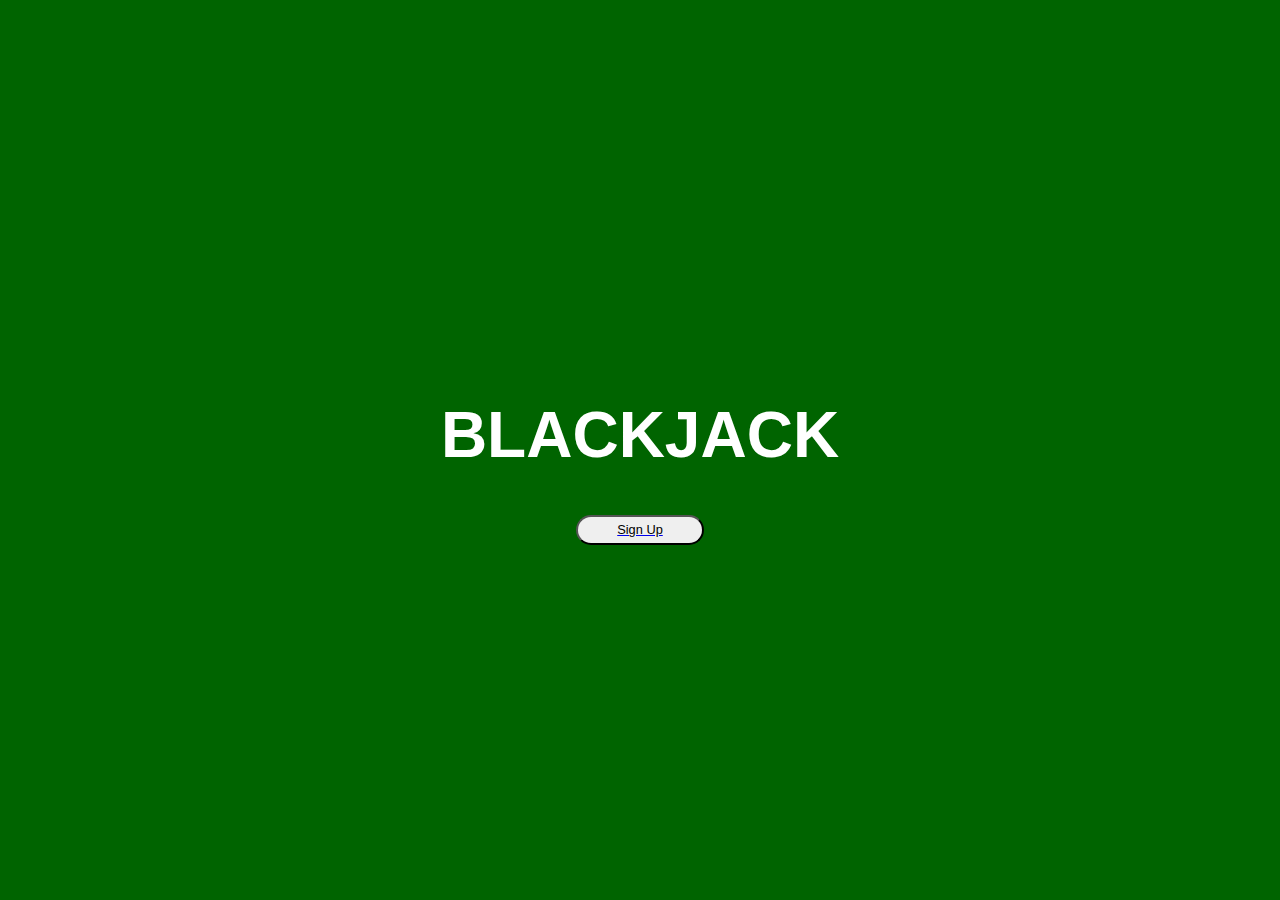
<file: Dia10/index.html>
<!DOCTYPE html>
<html lang="en">
<head>
    <meta charset="UTF-8">
    <meta name="viewport" content="width=device-width, initial-scale=1.0">
    <title>BlackJack By SamuelMJ</title>
    <link rel="stylesheet" href="./styles/style.css">
</head>
<body>
    <div class="mainContainer">
        <h1 class="titulo" id="titulo">BLACKJACK</h1>
        <a href="http://127.0.0.1:5500/Dia10/pages/game.html"><button class="botonLogin" id="botonLogin">Sign Up</button></a>
    </div>
</body>
<script src="./scripts/scripts.js"></script>
</html>
</file>
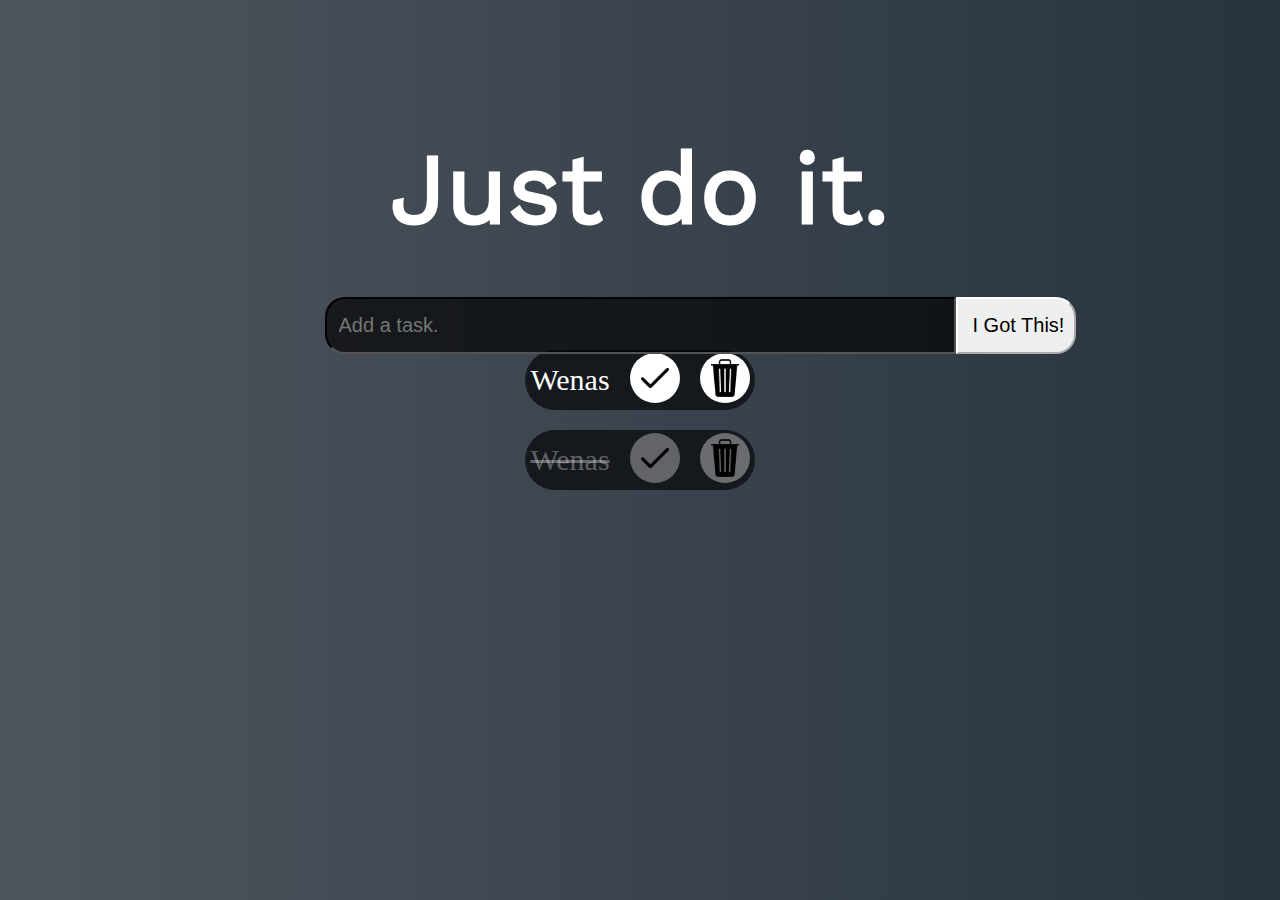
<file: Dia16/index.html>
<!DOCTYPE html>
<html lang="en">

<head>
    <meta charset="UTF-8">
    <meta name="viewport" content="width=device-width, initial-scale=1.0">
    <link rel="stylesheet" href="./styles/style.css">
    <title>Just do it.</title>
</head>

<body>
    <article class="todito">



        <h1>Just do it.</h1>
        <div class="boton">
            <input type="text" placeholder="Add a task." id="taskInput"></input>
            <button id="addTaskButton">I Got This!</button>
        </div>
    </article>

    <article class="opciones">
        <div class="capsula">
            <div class="infoText">
                <p>Wenas</p>
            </div>
            <div class="botones">
                <div class="terminado">
                    <img src="./storage/img/pngwing.com (2).png" alt="">
                </div>
                <div class="eliminado">
                    <img src="./storage/img/pngwing.com (4).png" alt="">
                </div>
            </div>
        </div>
        <div class="capsulaNegativa">
            <div class="infoTextNegativo">
                <p>Wenas</p>
            </div>
            <div class="botones">
                <div class="terminadoNegativo">
                    <img src="./storage/img/pngwing.com (2).png" alt="">
                </div>
                <div class="eliminadoNegativo">
                    <img src="./storage/img/pngwing.com (4).png" alt="">
                </div>
            </div>
        </div>

    </article>
</body>
<script src="./scripts/script.js"></script>

</html>
</file>
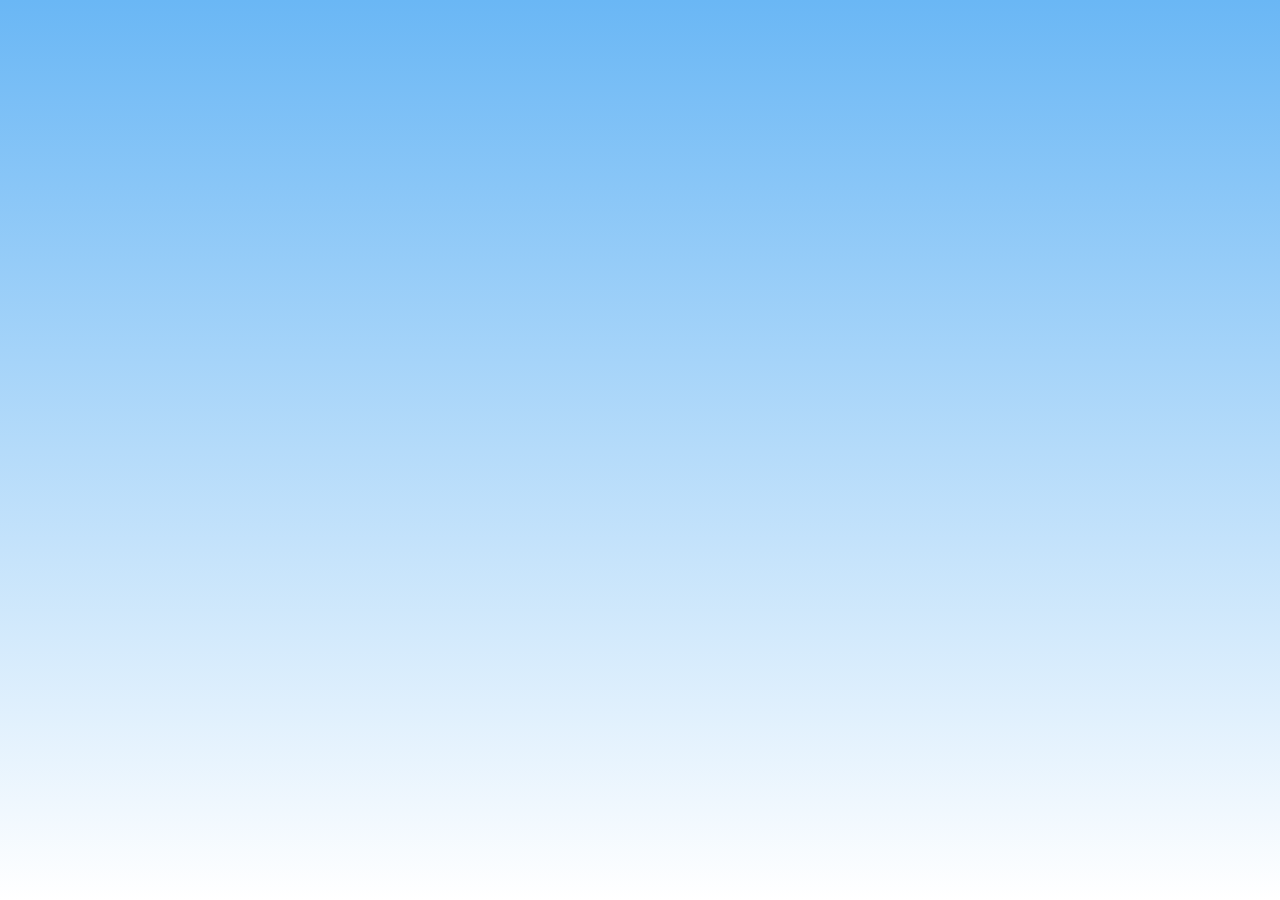
<file: Dia9_Tarea/index.html>
<!DOCTYPE html>
<html lang="en">
<head>
    <meta charset="UTF-8">
    <meta name="viewport" content="width=device-width, initial-scale=1.0">
    <title>Document</title>
    <link rel="stylesheet" href="./styles/style.css">
</head>
<body>
    
</body>
<script src="./scripts/script.js"></script>
</html>
</file>
<file: Dia10/styles/style.css>
body {
    margin: 0;
    padding: 0;
    background-color: darkgreen;
    display: flex;
    justify-content: center;
    align-items: center;
    min-height: 100vh;
}

.mainContainer {
    display: flex;
    flex-direction: column;
    align-items: center;
    justify-content: center;
}

.titulo {
    display: flex;
    justify-content: center;
    align-items: center;
    color: white;
    font-size: 5vw;
    font-family: Arial, sans-serif;
}

.botonLogin {
    display: flex;
    justify-content: center;
    align-items: center;
    border-radius: 3vw;
    width: 10vw;
    height: 2vw;
    cursor: pointer;
    font-size: 1vw;
    padding: 1vw;   
}

.pica {
    align-items: center;
    width: 20vw;
    height: auto;
}
</file>
<file: Dia16/styles/style.css>
@font-face {
    font-family: "titulo";
    src: url(../storage/font/WorkSans-Regular.ttf);
}

* {
    padding: 0;
    margin: 0;
    box-sizing: border-box;
}




body {
    background: linear-gradient(to right, rgb(79, 85, 93), rgb(39, 51, 63));
}

.todito {
    display: flex;
    flex-direction: column;
    align-items: center;
    height: 30vh;
    width: 100%;
}

h1 {
    margin-top: 130px;
    margin-bottom: 50px;
    font-family: "titulo", sans-serif;
    color: white;
    font-size: 100px;
}

input {
    position: relative;
    font-size: 20px;
    color: white;
    border-top-left-radius: 20px;
    border-bottom-left-radius: 20px;
    border-color: black;
    background-color: rgba(0, 0, 0, 0.664);
    padding-top: 15px;
    padding-bottom: 15px;
    padding-right: 350px;
    padding-left: 12px;
}

button {
    position: absolute;
    font-size: 20px;
    border-color: white;
    border-bottom-right-radius: 20px;
    border-top-right-radius: 20px;
    padding-top: 15px;
    padding-bottom: 15px;
    padding-right: 10px;
    padding-left: 15px;
}

.opciones{
    display: flex;
    flex-direction: column;
    gap: 20px;
    margin-top: 80px;
    align-items: center;
}
.capsula{
    display: flex;
    color: white;
    background-color: rgb(21, 25, 29);
    max-width: 80%;
    border-radius: 30px;
    padding-top: 3px;
    padding-bottom: 3px;
    padding-left: 5px;
    padding-right: 5px;
}

.terminado img{
    width: 50px;
    margin-left: 20px ;
    margin-right: 20px;
    background-color: white;
    border-radius: 100%;
}

.eliminado img{
    width: 50px;
    background-color: white;
    border-radius: 100%;
}
.botones {
    display: flex;
}
.infoText p{
    margin-top: 10px;
    font-size: 30px;
}

.capsulaNegativa{
    display: flex;
    color: rgba(255, 255, 255, 0.326);
    background-color: rgb(21, 25, 29);
    max-width: 80%;
    border-radius: 30px;
    padding-top: 3px;
    padding-bottom: 3px;
    padding-left: 5px;
    padding-right: 5px;
}

.terminadoNegativo img{
    width: 50px;
    margin-left: 20px ;
    margin-right: 20px;
    background-color: rgba(255, 255, 255, 0.331);
    border-radius: 100%;
}

.eliminadoNegativo img{
    width: 50px;
    background-color: rgba(255, 255, 255, 0.366);
    border-radius: 100%;
}
.infoTextNegativo p{
    margin-top: 10px;
    font-size: 30px;
    text-decoration: line-through;
}
</file>
<file: Dia9_Tarea/styles/style.css>
@import url('https://fonts.googleapis.com/css2?family=Oxanium:wght@300;400;500;600;700;800&display=swap');
*{
    margin: 0;
    padding: 0;
    box-sizing: border-box;
    font-family: 'Oxanium',cursive;
}
body{
    text-align: center;
    background: linear-gradient(to bottom,#6ab7f5,#fff);
    min-height: 100vh;
}
main{
    display: inline-block;
    margin-top: 2%;
    padding: 15px;
    position: relative;
}
.pokedex{
    width: 100%;
    max-width: 425px;
}

.pokemon__image{
    position: absolute;
    bottom: 55%;
    left: 50%;
    transform: translate(-63%,20%);
    height: 18%;
    
}

.pokemon_data{
    position: absolute;
    font-weight:600; 
    color: #aaa;
    top: 54.5%;
    right: 27%;
    font-size: clamp(8px,5vw,25px);
}

.pokemon_name{
    color: #3a444d;
    
}

.form{
    position: absolute;
    width: 65%;
    top: 65%;
    left: 13.5%;
}

.input_search{
    width: 100%;
    padding: 4%;
    outline: none;
    border: 2px solid #333;
    border-radius: 5px;
    font-weight: 600;
    color: #3a444d;
    font-size: clamp(8px,5vw,1rem);
    box-shadow: -3px 4px 0 #888,-5px 7px 0 #333;
}

.buttons{
    position: absolute;
    bottom: 10%;
    left: 50%;
    width: 65%;
    transform: translate(-57%,0);
    display: flex;
    gap: 20px;
}
.button{
    width: 50%;
    padding: 4%;
    border: 2px solid #000;
    border-radius: 5px;
    font-size: clamp(8px,5vw,1rem);
    font-weight: 600;
    color: white;
    background-color: #444;
    box-shadow: -2px 3px 0 #222,-4px 6px #000;
}
.button:active{
    box-shadow: inset -4px 4px 0 #222;
    font-size: 0.9rem;
}
</file>
